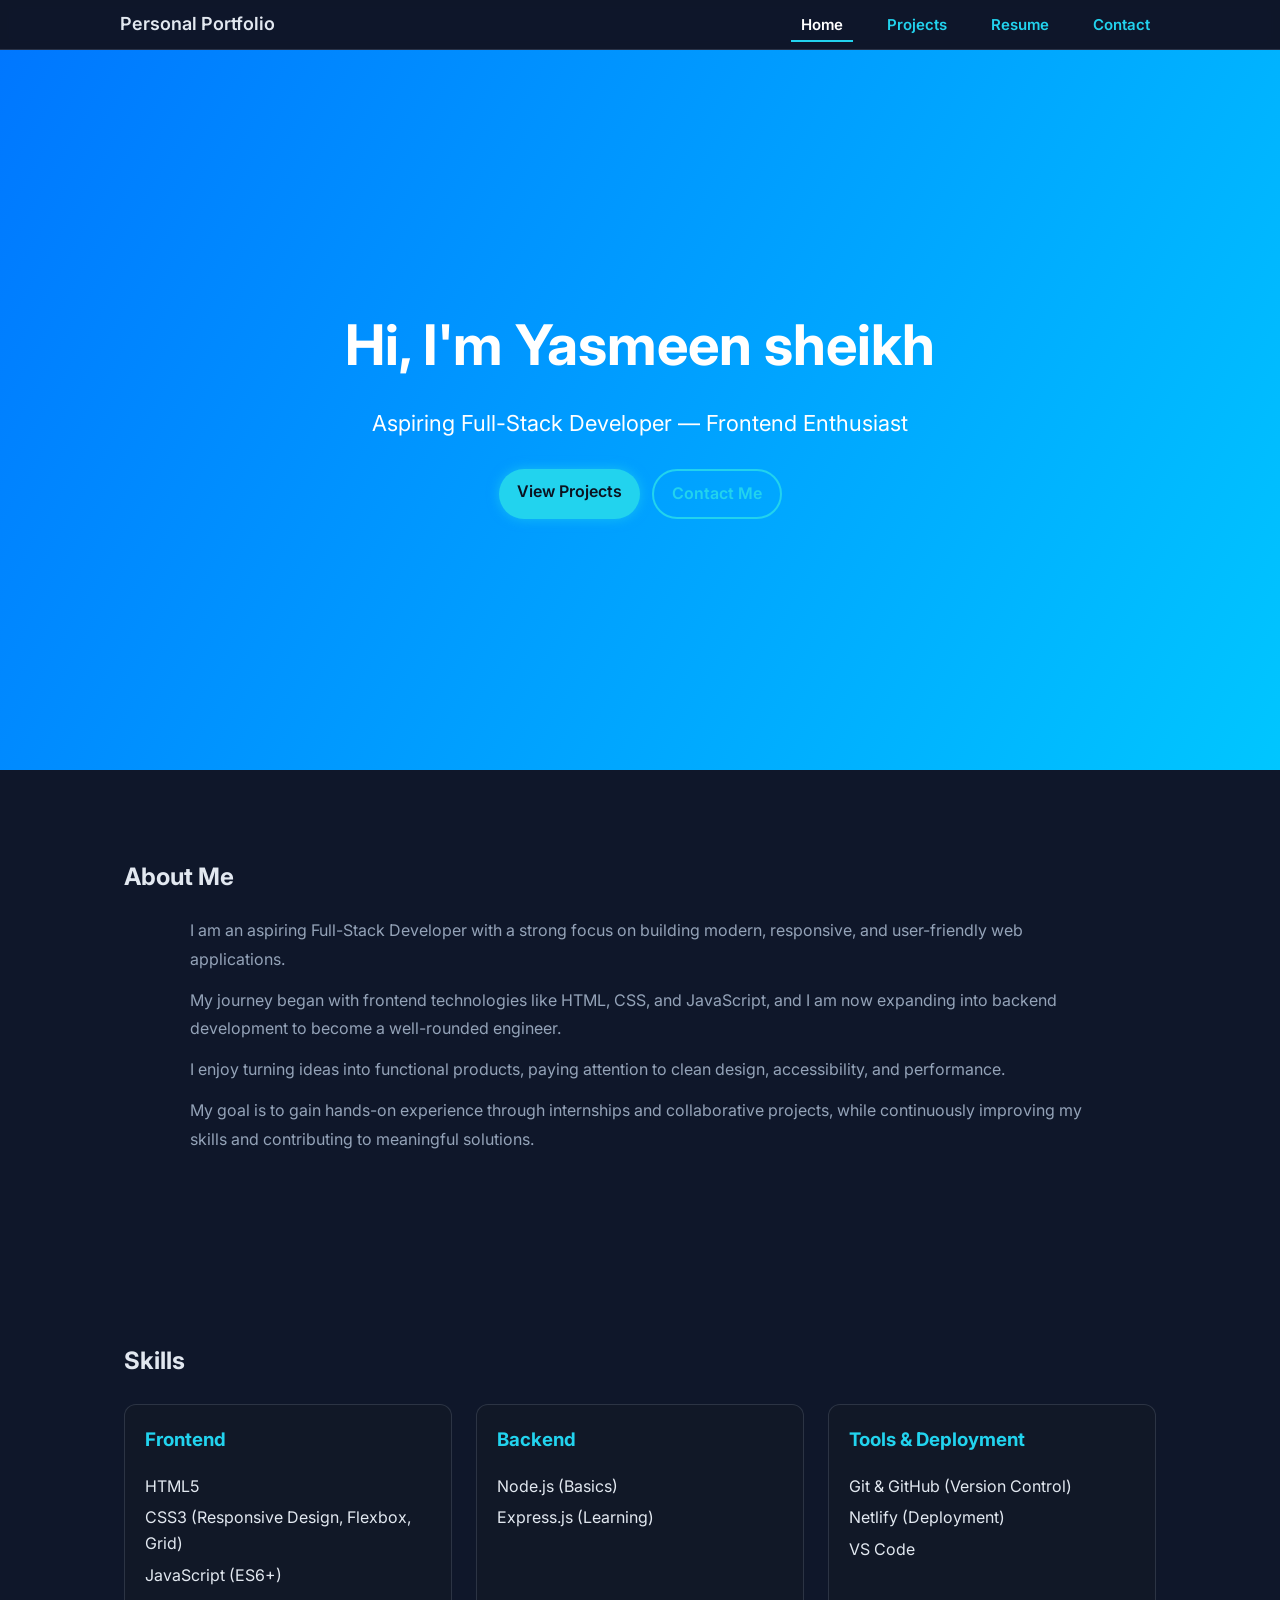
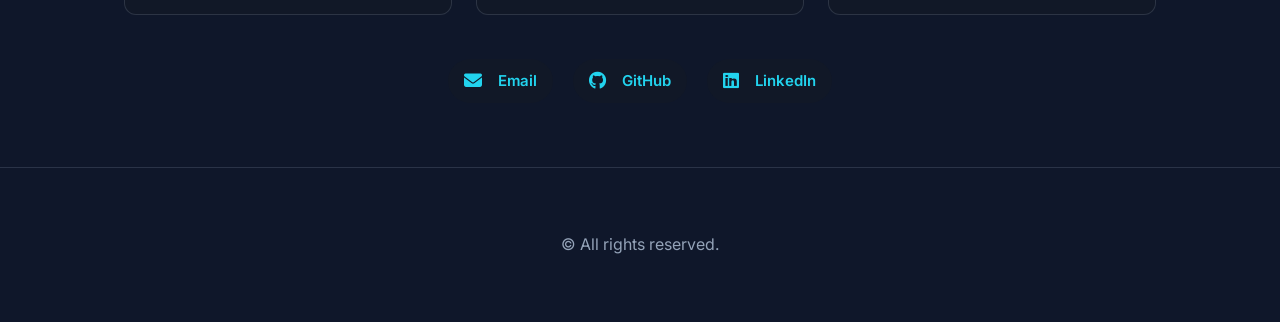
<file: index.html>
<!DOCTYPE html>
<html lang="en">
<head>
  <meta charset="UTF-8" />
  <meta name="viewport" content="width=device-width, initial-scale=1" />
  <title>Full-Stack Developer Portfolio</title>
  <meta name="description" content="Yasmeen — aspiring full-stack developer and frontend enthusiast. Projects, skills, and contact." />
  <link rel="stylesheet" href="style.css" />
  <link rel="stylesheet" href="https://cdnjs.cloudflare.com/ajax/libs/font-awesome/6.5.0/css/all.min.css">
  <link rel="icon" href="favicon.ico" />
  <link rel="preconnect" href="https://fonts.googleapis.com" />
  <link rel="preconnect" href="https://fonts.gstatic.com" crossorigin />
  <link href="https://fonts.googleapis.com/css2?family=Inter:wght@400;600;700&display=swap" rel="stylesheet" />
</head>
<body>
  <!-- Skip link for accessibility -->
  <a class="skip-link" href="#main">Skip to content</a>

  <!-- Header / Nav -->
  <header class="site-header">
    <nav class="nav container" aria-label="Primary">
      <button class="nav-toggle" aria-expanded="false" aria-controls="nav-menu">
  <span class="hamburger"></span>
</button>
      <a class="brand" href="index.html">Personal Portfolio</a>
      
      <ul id="nav-menu" class="nav-menu">
        <li><a href="index.html">Home</a></li>
        <li><a href="project.html">Projects</a></li>
        <li><a href="resume.html">Resume</a></li>
        <li><a href="contact.html">Contact</a></li>
      </ul>
    </nav>
  </header>
<!-- Script to highlight active nav link -->
<script>
  const currentPage = window.location.pathname.split("/").pop(); 
  const navLinks = document.querySelectorAll(".nav-menu a");

  navLinks.forEach(link => {
    if (link.getAttribute("href") === currentPage) {
      link.classList.add("active");
    }
  });
</script>

  <main id="main">
    <!-- HERO -->
    <section id="hero" class="hero">
      <div class="container hero-inner">
        <h1 class="fade-in">Hi, I'm Yasmeen sheikh</h1>
        <p class="fade-in delay">Aspiring Full-Stack Developer — Frontend Enthusiast</p>
        <div class="hero-buttons fade-in delay2">
          <a href="project.html" class="btn primary">View Projects</a>
          <a href="contact.html" class="btn outline">Contact Me</a>
        </div>
      </div>
    </section>

    <!-- ABOUT -->
    <section id="about" class="section">
      <div class="container">
        <h2>About Me</h2>
        <p>
          I am an aspiring Full-Stack Developer with a strong focus on building modern, responsive, and user-friendly web applications.
        </p>
        <p>
          My journey began with frontend technologies like HTML, CSS, and JavaScript, and I am now expanding into backend development to become a well-rounded engineer.
        </p>
        <p>
          I enjoy turning ideas into functional products, paying attention to clean design, accessibility, and performance.
        </p>
        <p>
          My goal is to gain hands-on experience through internships and collaborative projects, while continuously improving my skills and contributing to meaningful solutions.
        </p>
      </div>
    </section>

    <!-- SKILLS -->
    <section id="skills" class="section">
      <div class="container">
        <h2>Skills</h2>
        <div class="skills-grid">
          <div class="skill-category">
            <h3>Frontend</h3>
            <ul>
              <li>HTML5</li>
              <li>CSS3 (Responsive Design, Flexbox, Grid)</li>
              <li>JavaScript (ES6+)</li>
            </ul>
          </div>
          <div class="skill-category">
            <h3>Backend</h3>
            <ul>
              <li>Node.js (Basics)</li>
              <li>Express.js (Learning)</li>
            </ul>
          </div>
          <div class="skill-category">
            <h3>Tools & Deployment</h3>
            <ul>
              <li>Git & GitHub (Version Control)</li>
              <li>Netlify (Deployment)</li>
              <li>VS Code</li>
            </ul>
          </div>
        </div>
      </div>
      <div class="contact-links">
        <a href="mailto:zohasheikh2810@gmail.com"><i class="fa-solid fa-envelope"></i> Email</a>
        <a href="https://github.com/Yasmeen-sheikh28" target="_blank"><i class="fa-brands fa-github"></i> GitHub</a>
        <a href="https://www.linkedin.com/in/yasmeen-sheikh-066b54380?utm_source=share&utm_campaign=share_via&utm_content=profile&utm_medium=android_app" target="_blank"><i class="fa-brands fa-linkedin"></i> LinkedIn</a>
      </div>
    </section>
  </main>

  <footer class="site-footer">
    <div class="container">
      <p>© <span id="year"></span> All rights reserved.</p>
    </div>
  </footer>
  <script>
  const navToggle = document.querySelector('.nav-toggle');
  const navMenu = document.getElementById('nav-menu');

  navToggle.addEventListener('click', () => {
    const expanded = navToggle.getAttribute('aria-expanded') === 'true';
    navToggle.setAttribute('aria-expanded', !expanded);
    navMenu.classList.toggle('open');
  });
</script>
<script src="script.js"></script>


</body>
</html>
</file>
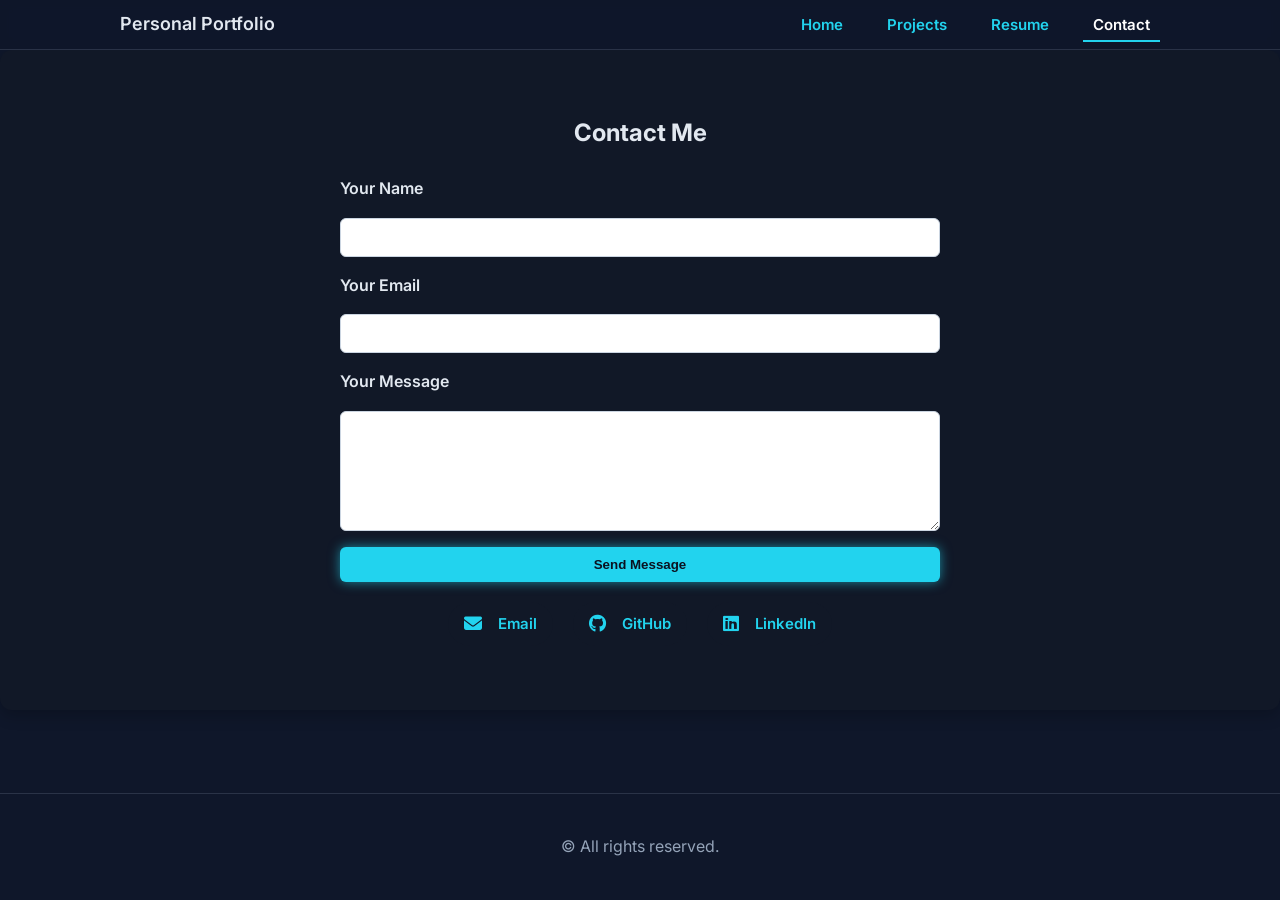
<file: contact.html>
<!DOCTYPE html>
<html lang="en">
<head>
  <meta charset="UTF-8">
  <meta name="viewport" content="width=device-width, initial-scale=1" />
  <title>Contact - Yasmeen</title>
  <link rel="stylesheet" href="style.css">
  <link rel="stylesheet" href="https://cdnjs.cloudflare.com/ajax/libs/font-awesome/6.5.0/css/all.min.css">
  <link rel="icon" href="favicon.ico" />
  <link rel="preconnect" href="https://fonts.googleapis.com" />
  <link rel="preconnect" href="https://fonts.gstatic.com" crossorigin />
  <link href="https://fonts.googleapis.com/css2?family=Inter:wght@400;600;700&display=swap" rel="stylesheet" />
</head>
<body>
  <!-- Navigation -->
  <header class="site-header">
    <nav class="nav container" aria-label="Primary">
      <a class="brand" href="index.html">Personal Portfolio</a>
       <button class="nav-toggle" aria-expanded="false" aria-controls="nav-menu">
      <span class="hamburger"></span>
    </button>
      <ul id="nav-menu" class="nav-menu">
        <li><a href="index.html">Home</a></li>
        <li><a href="project.html">Projects</a></li>
        <li><a href="resume.html">Resume</a></li>
        <li><a href="contact.html" class="active">Contact</a></li>
      </ul>
    </nav>
  </header>

  <!-- Page Content -->
  <section id="contact" class="section contact-card">
    <div class="container">
      <h2>Contact Me</h2>
      <form id="contact-form" name="contact" method="POST" netlify action="/thank-you.html" class="contact-form">
         <input type="hidden" name="form-name" value="contact" />
  
        <label for="name">Your Name</label>
        <input id="name" name="name" type="text" required />

        <label for="email">Your Email</label>
        <input type="email" id="email" name="email" required />

        <label for="message">Your Message</label>
        <textarea id="message" name="message" rows="5" required></textarea>

        <button type="submit" class="btn primary">Send Message</button>
        <p id="form-status" class="form-status"></p>
      </form>

      <!-- Contact Links -->
      <div class="contact-links">
        <a href="mailto:zohasheikh2810@gmail.com"><i class="fa-solid fa-envelope"></i> Email</a>
        <a href="https://github.com/Yasmeen-sheikh28" target="_blank"><i class="fa-brands fa-github"></i> GitHub</a>
        <a href="https://www.linkedin.com/in/yasmeen-sheikh-066b54380?utm_source=share&utm_campaign=share_via&utm_content=profile&utm_medium=android_app" target="_blank"><i class="fa-brands fa-linkedin"></i> LinkedIn</a>
      </div>
    </div>
  </section>

  <footer class="site-footer">
    <p>&copy; All rights reserved.</p>
  </footer>
  <script>
  const navToggle = document.querySelector('.nav-toggle');
  const navMenu = document.getElementById('nav-menu');

  navToggle.addEventListener('click', () => {
    const expanded = navToggle.getAttribute('aria-expanded') === 'true';
    navToggle.setAttribute('aria-expanded', !expanded);
    navMenu.classList.toggle('open'); // match your CSS
  });
  </script>
  <!-- Success message script -->
  <script>
    const form = document.getElementById("contact-form");
    const status = document.getElementById("form-status");

    form.addEventListener("submit", function(e) {
     status.textContent = "Thanks! Your message has been sent.";
      status.classList.add("active");
      setTimeout(() => status.classList.remove("active"), 4000); // hide after 4s
    });
  </script>
  <script src="script.js"></script>

</body>
</html>
</file>
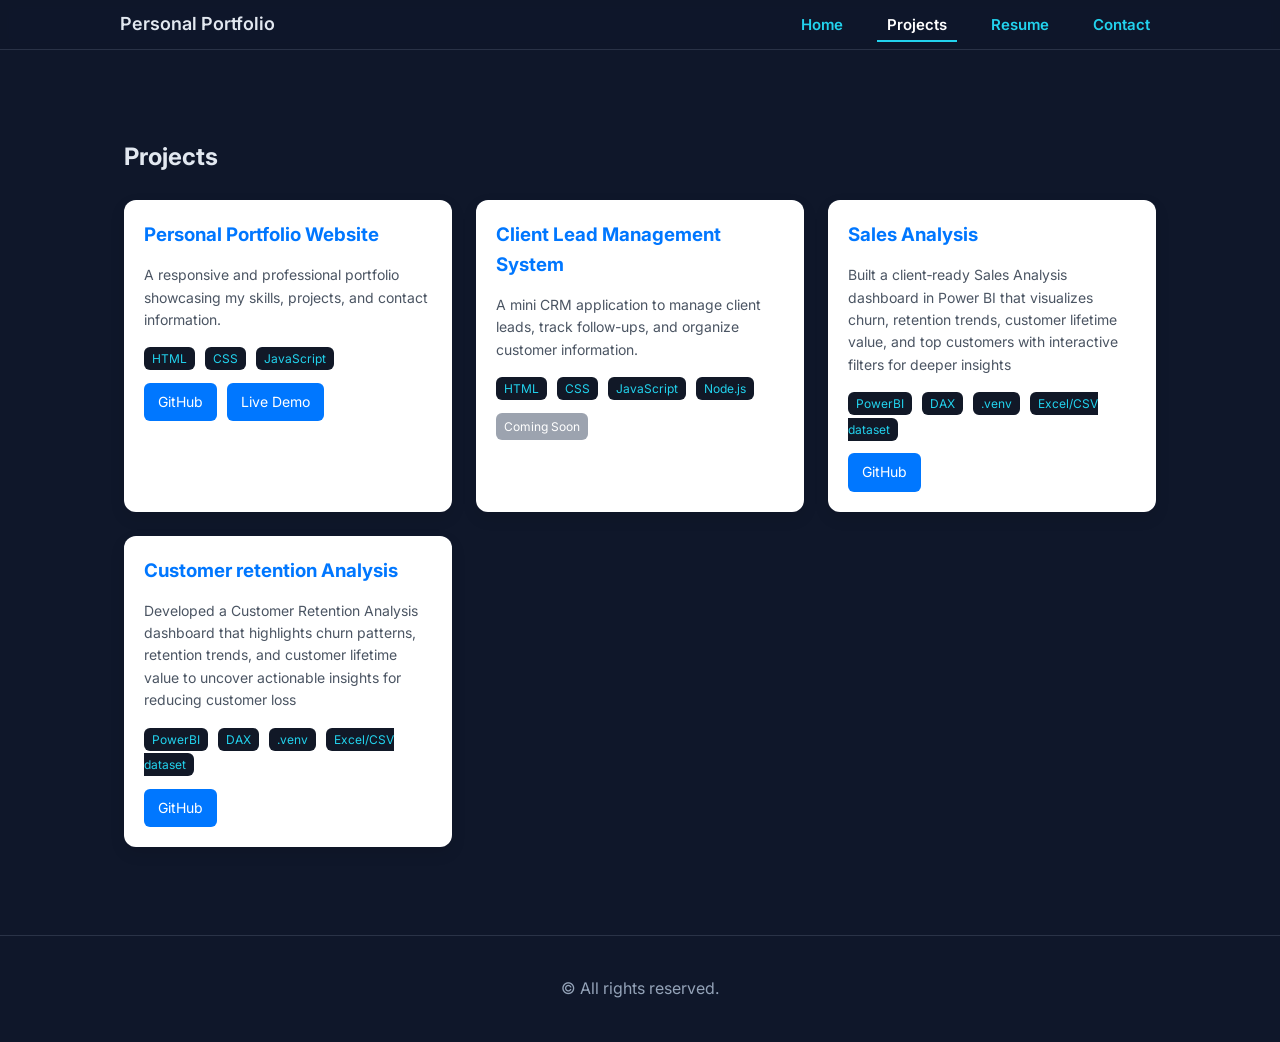
<file: project.html>
<!DOCTYPE html>
<html lang="en">
<head>
  <meta charset="UTF-8" />
  <meta name="viewport" content="width=device-width, initial-scale=1" />
  <title>Projects - Sulfath</title>
  <link rel="stylesheet" href="style.css" />
  <link rel="icon" href="favicon.ico" />
  <link rel="preconnect" href="https://fonts.googleapis.com" />
  <link rel="preconnect" href="https://fonts.gstatic.com" crossorigin />
  <link href="https://fonts.googleapis.com/css2?family=Inter:wght@400;600;700&display=swap" rel="stylesheet" />
</head>
<body>
  <!-- Navigation -->
  <header class="site-header">
    <nav class="nav container" aria-label="Primary">
      <a class="brand" href="index.html">Personal Portfolio</a>
      <button class="nav-toggle" aria-expanded="false" aria-controls="nav-menu">
       <span class="hamburger"></span>
       </button>
      <ul id="nav-menu" class="nav-menu">
        <li><a href="index.html">Home</a></li>
        <li><a href="project.html">Projects</a></li>
        <li><a href="resume.html">Resume</a></li>
        <li><a href="contact.html">Contact</a></li>
      </ul>
    </nav>
  </header>
<!-- Script to highlight active nav link -->
<script>
  const currentPage = window.location.pathname.split("/").pop(); 
  const navLinks = document.querySelectorAll(".nav-menu a");

  navLinks.forEach(link => {
    if (link.getAttribute("href") === currentPage) {
      link.classList.add("active");
    }
  });
</script>

  <!-- Page Content -->
 <section id="projects" class="section">
  <div class="container">
    <h2>Projects</h2>
    <div class="projects-container">

      <!-- Project 1 -->
      <article class="project-card">
        <h3>Personal Portfolio Website</h3>
        <p>A responsive and professional portfolio showcasing my skills, projects, and contact information.</p>
        <div class="tech-tags">
          <span class="tag">HTML</span>
          <span class="tag">CSS</span>
          <span class="tag">JavaScript</span>
        </div>
        <div class="project-links">
          <a href=""https://github.com/Yasmeen-sheikh28/FUTURE_FS_01" target="_blank">GitHub</a>
          <a href="https://funny-vacherin-df887f.netlify.app/" target="_blank">Live Demo</a>
        </div>
      </article>

      <!-- Project 2 -->
      <article class="project-card">
        <h3>Client Lead Management System</h3>
        <p>A mini CRM application to manage client leads, track follow-ups, and organize customer information.</p>
        <div class="tech-tags">
          <span class="tag">HTML</span>
          <span class="tag">CSS</span>
          <span class="tag">JavaScript</span>
          <span class="tag">Node.js</span>
        </div>
        <div class="project-links">
          <span class="status-badge coming-soon">Coming Soon</span>
        </div>
      </article>

      <article class="project-card">
        <h3>Sales Analysis</h3>
      <p> Built a client‑ready Sales Analysis dashboard in Power BI that visualizes churn, retention trends, customer lifetime value, and top customers with interactive filters for deeper insights</p>
         <div class="tech-tags">
          <span class="tag">PowerBI</span>
          <span class="tag">DAX</span>
          <span class="tag">.venv</span>
          <span class="tag">Excel/CSV dataset</span>
        </div>
       <div class="project-links">
          <a href="https://github.com/Yasmeen-sheikh28/FUTURE_DS_01" target="_blank">GitHub</a>
      </div>
     </article>
    <article class="project-card">
        <h3>Customer retention Analysis</h3>
      <p>Developed a Customer Retention Analysis dashboard that highlights churn patterns, retention trends, and customer lifetime value to uncover actionable insights for reducing customer loss</p>
         <div class="tech-tags">
          <span class="tag">PowerBI</span>
          <span class="tag">DAX</span>
          <span class="tag">.venv</span>
          <span class="tag">Excel/CSV dataset</span>
        </div>
       <div class="project-links">
          <a href="https://github.com/Yasmeen-sheikh28/FUTURE_DS_02" target="_blank">GitHub</a>
      </div>
     </article>


    </div>
  </div>
</section>
<footer class="site-footer">
    <p>&copy; All rights reserved.</p>
  </footer>
<script>
  const navToggle = document.querySelector('.nav-toggle');
  const navMenu = document.getElementById('nav-menu');

  navToggle.addEventListener('click', () => {
    const expanded = navToggle.getAttribute('aria-expanded') === 'true';
    navToggle.setAttribute('aria-expanded', !expanded);
    navMenu.classList.toggle('open'); // match your CSS
  });
</script>
<script src="script.js"></script>
</body>
</html>
</file>
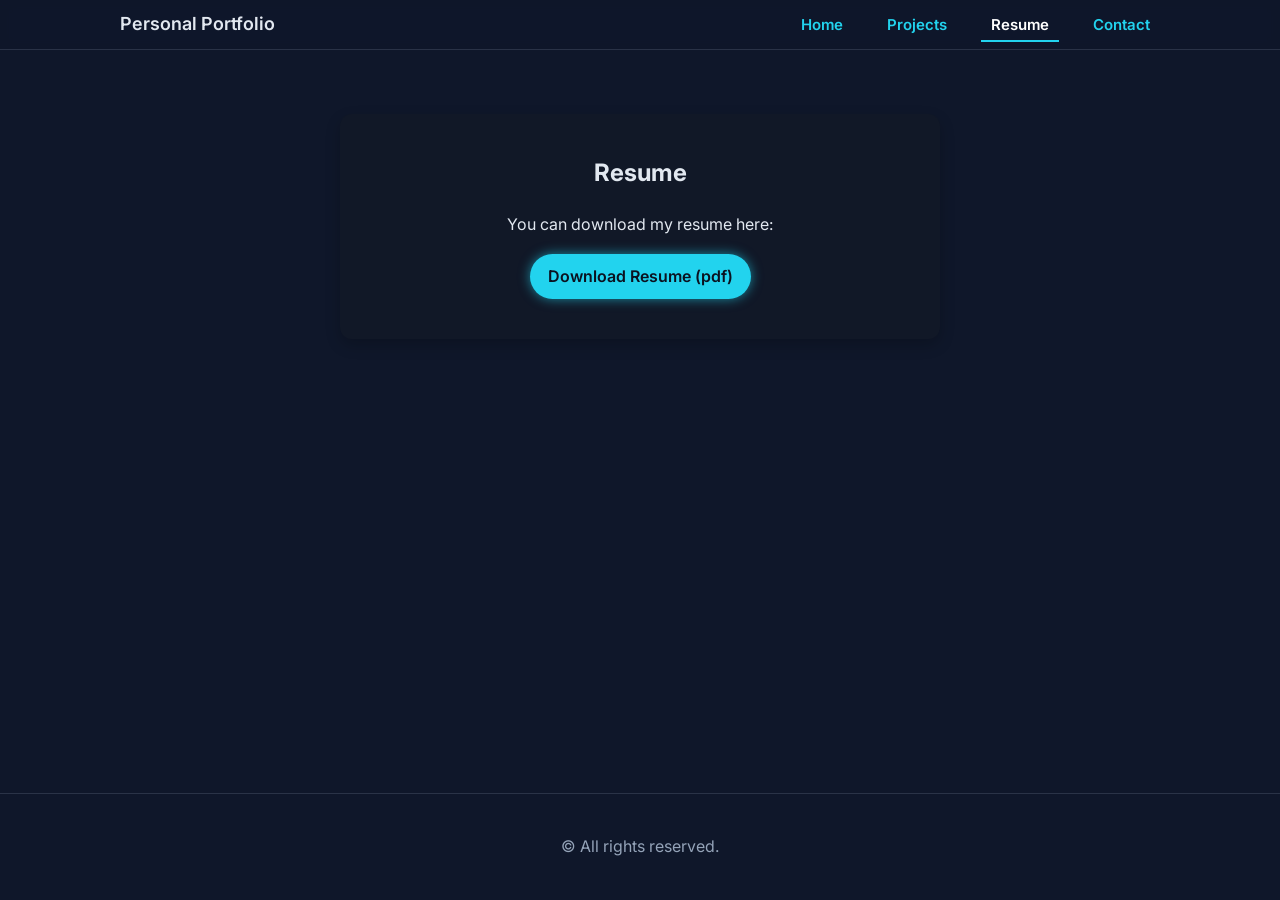
<file: resume.html>
<!DOCTYPE html>
<html lang="en">
<head>
  <meta charset="UTF-8" />
  <meta name="viewport" content="width=device-width, initial-scale=1" />
  <title>resume - Yasmeen</title>
  <link rel="stylesheet" href="style.css" />
  <link rel="icon" href="favicon.ico" />
  <link rel="preconnect" href="https://fonts.googleapis.com" />
  <link rel="preconnect" href="https://fonts.gstatic.com" crossorigin />
  <link href="https://fonts.googleapis.com/css2?family=Inter:wght@400;600;700&display=swap" rel="stylesheet" />
</head>
<body>
  <!-- Navigation -->
  <header class="site-header">
    <nav class="nav container" aria-label="Primary">
      <a class="brand" href="index.html">Personal Portfolio</a>
       <button class="nav-toggle" aria-expanded="false" aria-controls="nav-menu">
      <span class="hamburger"></span>
    </button>
      <ul id="nav-menu" class="nav-menu">
        <li><a href="index.html">Home</a></li>
        <li><a href="project.html">Projects</a></li>
        <li><a href="resume.html" class="active">Resume</a></li>
        <li><a href="contact.html">Contact</a></li>
      </ul>
    </nav>
  </header>
<!-- Script to highlight active nav link -->
<script>
  const currentPage = window.location.pathname.split("/").pop(); 
  const navLinks = document.querySelectorAll(".nav-menu a");

  navLinks.forEach(link => {
    if (link.getAttribute("href") === currentPage) {
      link.classList.add("active");
    }
  });
</script>

  <!-- Page Content -->
  <section id="resume" class="section">
    <div class="container resume-card">
      <h2>Resume</h2>
      <p>You can download my resume here:</p>
      <a href="sulfath.pc.resume.pdf" class="btn primary" download>
       <i class="fas fa-download"></i> Download Resume (pdf)</a>
    </div>
  </section>
  <br>
  <br><br>
  <footer class="site-footer">
    <p>© All rights reserved.</p>
  </footer>
   
 <script>
  const navToggle = document.querySelector('.nav-toggle');
  const navMenu = document.getElementById('nav-menu');

  navToggle.addEventListener('click', () => {
    const expanded = navToggle.getAttribute('aria-expanded') === 'true';
    navToggle.setAttribute('aria-expanded', !expanded);
    navMenu.classList.toggle('open'); // match your CSS
  });
</script>
<script src="script.js"></script>
</body>
</html>
</file>
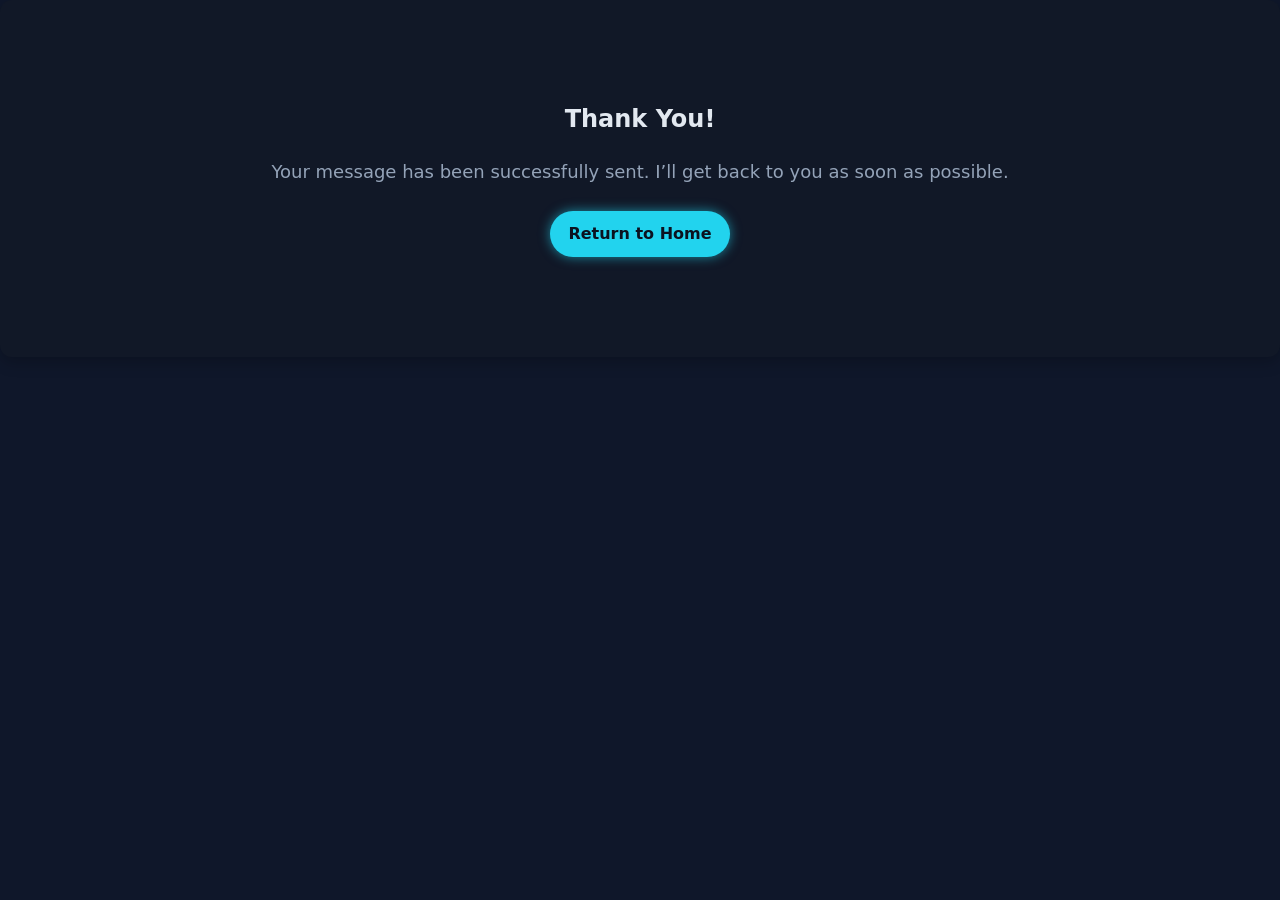
<file: thank-you.html>
<!DOCTYPE html>
<html lang="en">
<head>
  <meta charset="UTF-8">
  <meta name="viewport" content="width=device-width, initial-scale=1" />
  <title>Thank You- Yasmeen</title>
  <link rel="stylesheet" href="style.css">
</head>
<body>
  <section class="section contact-card fade-in">
    <div class="container"style="text-align:center; padding:60px 20px;">
      <h2>Thank You!</h2>
      <p class="thank-text">Your message has been successfully sent. I’ll get back to you as soon as possible.</p>
      <a href="index.html" class="btn primary">Return to Home</a>
    </div>
  </section>
</body>
</html>
</file>
<file: style.css>
/* =========================
   Base Styles & Variables
========================= */
:root {
  --bg: #0f172a;
  --text: #e2e8f0;
  --muted: #94a3b8;
  --accent: #22d3ee;
  --card: #111827;
  --white: #ffffff;
  --blue: #0077ff;
  --blue-dark: #005ecc;
}

* { box-sizing: border-box; }
html, body { height: 100%; margin: 0; }
body {
  font-family: Inter, system-ui, -apple-system, Segoe UI, Roboto, Arial, sans-serif;
  background: var(--bg);
  color: var(--text);
  line-height: 1.6;
}

a { color: var(--accent); text-decoration: none; }
img { max-width: 100%; display: block; border-radius: 8px; }
.container { max-width: 1080px; margin: 0 auto; padding: 24px; }

/* =========================
   Accessibility
========================= */
.skip-link {
  position: absolute; left: -999px; top: -999px;
}
.skip-link:focus {
  left: 16px; top: 16px;
  background: var(--accent); color: #0b1220;
  padding: 8px 12px; border-radius: 6px;
}

/* =========================
   Header / Navigation
========================= */
.site-header {
  position: sticky; top: 0; z-index: 50;
  backdrop-filter: saturate(180%) blur(8px);
  background: rgba(15, 23, 42, 0.95);
  border-bottom: 1px solid rgba(148,163,184,.2);
  padding: 10px 0; /* slimmer header */
}

.nav {
  display: flex; align-items: center; justify-content: space-between;
  max-width: 1080px; margin: 0 auto; padding: 0 20px;
}
/* Hide menu on small screens */
.nav-menu {
  display: none;
  flex-direction: column;
  gap: 16px;
  background: #111;
  padding: 16px;
}

/* Show menu when active */
.nav-menu.active {
  display: flex;
}

.brand {
  font-weight: 600; font-size: 18px; color: var(--text);
}

.nav-menu {
  display: flex; gap: 20px;
  list-style: none; margin: 0; padding: 0;
}

.nav-menu a {
  color: var(--accent);
  font-weight: 600;
  font-size: 15px;
  padding: 6px 10px;
  transition: color 0.3s ease, border-bottom 0.3s ease;
}

.nav-menu a:hover {
  color: var(--white);
  border-bottom: 2px solid var(--accent); /* underline effect */
}

.nav-menu a.active {
  color: var(--white);
  border-bottom: 2px solid var(--accent);
}

@media (max-width: 768px) {
  .nav-toggle {
    dispaly: inline-block;
    background: var(--card);
    color: var(--text);
    border: 1px solid rgba(148,163,184,.3);
    border-radius: 8px;
    padding: 8px 12px;
    cursor: pointer;
  }

  .nav-menu {
    max-height: 0;              /* collapsed */
    overflow: hidden;           /* hide content */
    flex-direction: column;
    gap: 12px;
    margin-top: 12px;
    transition: max-height 0.4s ease, opacity 0.4s ease;
    opacity: 0;
  }

  .nav-menu.open {
    max-height: 300px;          /* enough space for links */
    opacity: 1;
  }
}
@media (min-width: 768px) {
  .nav-menu {
    display: flex !important;
    flex-direction: row;
    gap: 24px;
    background: none;
    opacity: 1;
    padding: 0;
  }

  .nav-toggle {
    display: none !important;
    margin-left: auto; /* pushes it to the right */
  }
}

/* Hamburger button */
.nav-toggle {
  margin-left: auto; /* pushes button to the right */
  background: var(--card);
  color: var(--text);
  border: 1px solid rgba(148,163,184,.3);
  border-radius: 8px;
  padding: 8px 12px;
  cursor: pointer;
}

/* Hamburger icon */
.hamburger {
  display: block;
  width: 25px;
  height: 2px;
  background-color: #fff;
  position: relative;
}

.hamburger::before,
.hamburger::after {
  content: "";
  position: absolute;
  width: 25px;
  height: 2px;
  background-color: #fff;
  left: 0;
}

.hamburger::before {
  top: -8px;
}

.hamburger::after {
  top: 8px;
}
/* =========================
   Buttons
========================= */
.btn {
  display: inline-block;
  padding: 10px 18px;
  border-radius: 999px;
  font-weight: 600;
  transition: transform .2s ease, background .2s ease;
}
.btn.primary { background: var(--accent); color: #0b1220; }
.btn.outline { border: 2px solid var(--accent); color: var(--accent); }
.btn:hover { transform: translateY(-2px); }

/* =========================
   Hero Section
========================= */
.hero {
  min-height: 80vh;
  background: linear-gradient(120deg, var(--blue), #00c6ff);
  color: var(--white);
  display: grid; place-items: center;
  text-align: center;
}
.hero-inner { padding: 48px 0; }
.hero h1 { font-size: clamp(32px, 6vw, 56px); margin: 0; }
.hero p { font-size: clamp(16px, 2.5vw, 22px); margin: 16px 0 28px; }
.hero-buttons { display: flex; gap: 12px; justify-content: center; flex-wrap: wrap; }

/* =========================
   Sections
========================= */
.section { padding: 64px 0; }
.section h2 { margin-top: 0; }

/* About */
#about p {
  max-width: 900px;
  margin: 12px auto;
  font-size: 16px;
  line-height: 1.8;
  color: var(--muted);
}

/* Skills */
.skills-grid {
  display: grid;
  gap: 24px;
  grid-template-columns: repeat(auto-fit, minmax(220px, 1fr));
  margin-top: 24px;
}
.skill-category {
  background: var(--card);
  border: 1px solid rgba(148,163,184,.2);
  border-radius: 12px;
  padding: 20px;
}
.skill-category h3 { margin-top: 0; color: var(--accent); }
.skill-category ul { list-style: none; padding: 0; margin: 12px 0 0; }
.skill-category li { margin: 6px 0; color: var(--text); }

/* Projects */
.projects-container {
  display: grid; gap: 24px;
  grid-template-columns: repeat(auto-fit, minmax(300px, 1fr));
  margin-top: 24px;
}
.project-card {
  background: var(--white); color: #1f2937;
  padding: 20px; border-radius: 12px;
  box-shadow: 0 6px 15px rgba(0,0,0,0.1);
  transition: transform .2s ease;
}
.project-card:hover { transform: translateY(-6px);box-shadow: 0 8px 20px rgba(0,0,0,0.15);
}
.project-card h3 { margin: 0 0 8px; color: var(--blue); }
.project-card p { font-size: 14px; color: #4b5563; }
.project-links { margin-top: 12px; display: flex; gap: 10px; flex-wrap: wrap; }
.project-links a {
  background: var(--blue); color: var(--white);
  padding: 8px 14px; border-radius: 6px; font-size: 14px;
}
.tech-tags {
  margin: 12px 0;
}

.tag {
  background: var(--card);
  color: var(--accent);
  padding: 4px 8px;
  border-radius: 6px;
  font-size: 12px;
  margin-right: 6px;
}
.status-badge {
  display: inline-block;
  background: #fbbf24;
  color: #1f2937;
  padding: 4px 8px;
  border-radius: 6px;
  font-size: 12px;
}

.coming-soon { color: #fff; background: #9ca3af;
}

 /* Contact */
#contact h2 {
  text-align: center;
  margin-bottom: 24px;
}
 /* Contact Section Card */
.contact-card {
  background: var(--card);
  border-radius: 12px;
  padding: 40px;
  box-shadow: 0 6px 15px rgba(0,0,0,0.2);
}

/* Contact Form */
.contact-form {
  display: flex;
  flex-direction: column;
  gap: 16px;
  max-width: 600px;
  margin: 0 auto;
}

.contact-form label {
  font-weight: 600;
}

.contact-form input,
.contact-form textarea {
  padding: 10px;
  border: 1px solid #cbd5e1;
  border-radius: 6px;
  font-size: 15px;
  background: var(--white);
  color: #1f2937;
}

  .contact-form textarea {
  resize: vertical;
  min-height: 120px;
}

.contact-form button {
  background: var(--accent);
  color: #0b1220;
  border: none;
  border-radius: 6px;
  padding: 10px 16px;
  font-weight: 600;
  cursor: pointer;
  transition: transform 0.2s ease, background 0.3s ease;
}

.contact-form button:hover {
  background: var(--blue);
  color: var(--white);
  transform: translateY(-2px);
}

/* Success Message */
.form-status {
  display: none;
  margin-top: 8px;
  color: var(--accent);
  font-weight: 600;
}
.form-status.active {
  display: block;
}

/* Contact Links */
.contact-links {
  margin-top: 20px;
  display: flex;
  gap: 20px;
  flex-wrap: wrap;
  justify-content: center;
  align-items: center;
}

.contact-links a {
  color: var(--accent);
  font-weight: 600;
  text-decoration: none;
  display: flex;
  align-items: center;
  gap: 8px;
  padding: 10px 16px;
  border-radius: 30px;
  background: var(--card); /* or #1e293b for dark badge */
  color: var(--accent);  /* your accent color */
  font-weight: 600;
  font-size: 15px;
  text-decoration: none;
  transition: color 0.3s ease;
}

.contact-links a:hover {
  color: var(--white);
}

.contact-links i {
  margin-right: 8px;
  font-size: 18px;
}
/* Brand-specific hover colors */
.contact-links a:nth-child(1):hover { 
  background: #ea4335;   /* Gmail red */
  color: #fff; 
}

.contact-links a:nth-child(2):hover { 
  background: #333;      /* GitHub black */
  color: #fff; 
}

.contact-links a:nth-child(3):hover { 
  background: #0a66c2;   /* LinkedIn blue */
  color: #fff; 
}


/* Footer */
.site-footer {
  border-top: 1px solid rgba(148,163,184,.2);
  padding: 24px 0;
  text-align: center;
  color: var(--muted);
}

/* Resume Page */
.resume-card {
  background: var(--card);
  border-radius: 12px;
  padding: 40px;
  box-shadow: 0 6px 15px rgba(0,0,0,0.2);
  text-align: center;       /* centers text inside */
  max-width: 600px;         /* keeps it a nice width */
  margin: 0 auto;           /* centers the card itself */
}
iframe {
  max-width: 100%;
  height: auto;
}

/* Animations */
.fade-in { opacity: 0; transform: translateY(8px); animation: fadeIn 0.9s ease forwards; }
.delay { animation-delay: 0.4s; }
.delay2 { animation-delay: 0.8s; }
@keyframes fadeIn { to { opacity: 1; transform: translateY(0); } }

/* Fade-in animation for contact card */
.contact-card {
  animation: fadeInUp 0.8s ease forwards;
  opacity: 0;
}

@keyframes fadeInUp {
  from {
    opacity: 0;
    transform: translateY(20px);
  }
  to {
    opacity: 1;
    transform: translateY(0);
  }
}

/* Mobile adjustments */
@media (max-width: 480px) {
  .contact-links {
    flex-direction: column;
    gap: 12px;
  }
}

/* Thank You Page */
.thank-text {
  font-size: 18px;
  color: var(--muted);
  margin: 16px 0 24px;
  text-align: center;
}

/* Glow effect for button */
.btn.primary {
  background: var(--accent);
  color: #0b1220;
  box-shadow: 0 0 12px rgba(34, 211, 238, 0.6);
  transition: transform 0.2s ease, box-shadow 0.3s ease;
}

.btn.primary:hover {
  background: var(--blue);
  color: var(--white);
  transform: translateY(-2px);
  box-shadow: 0 0 18px rgba(0, 119, 255, 0.8);
}

/* Make body take full height */
html, body {
  height: 100%;
  margin: 0;
  display: flex;
  flex-direction: column;
}

/* Push footer to bottom */
.site-footer {
  margin-top: auto;
  border-top: 1px solid rgba(148,163,184,.2);
  padding: 24px 0;
  text-align: center;
  color: var(--muted);
}
</file>
